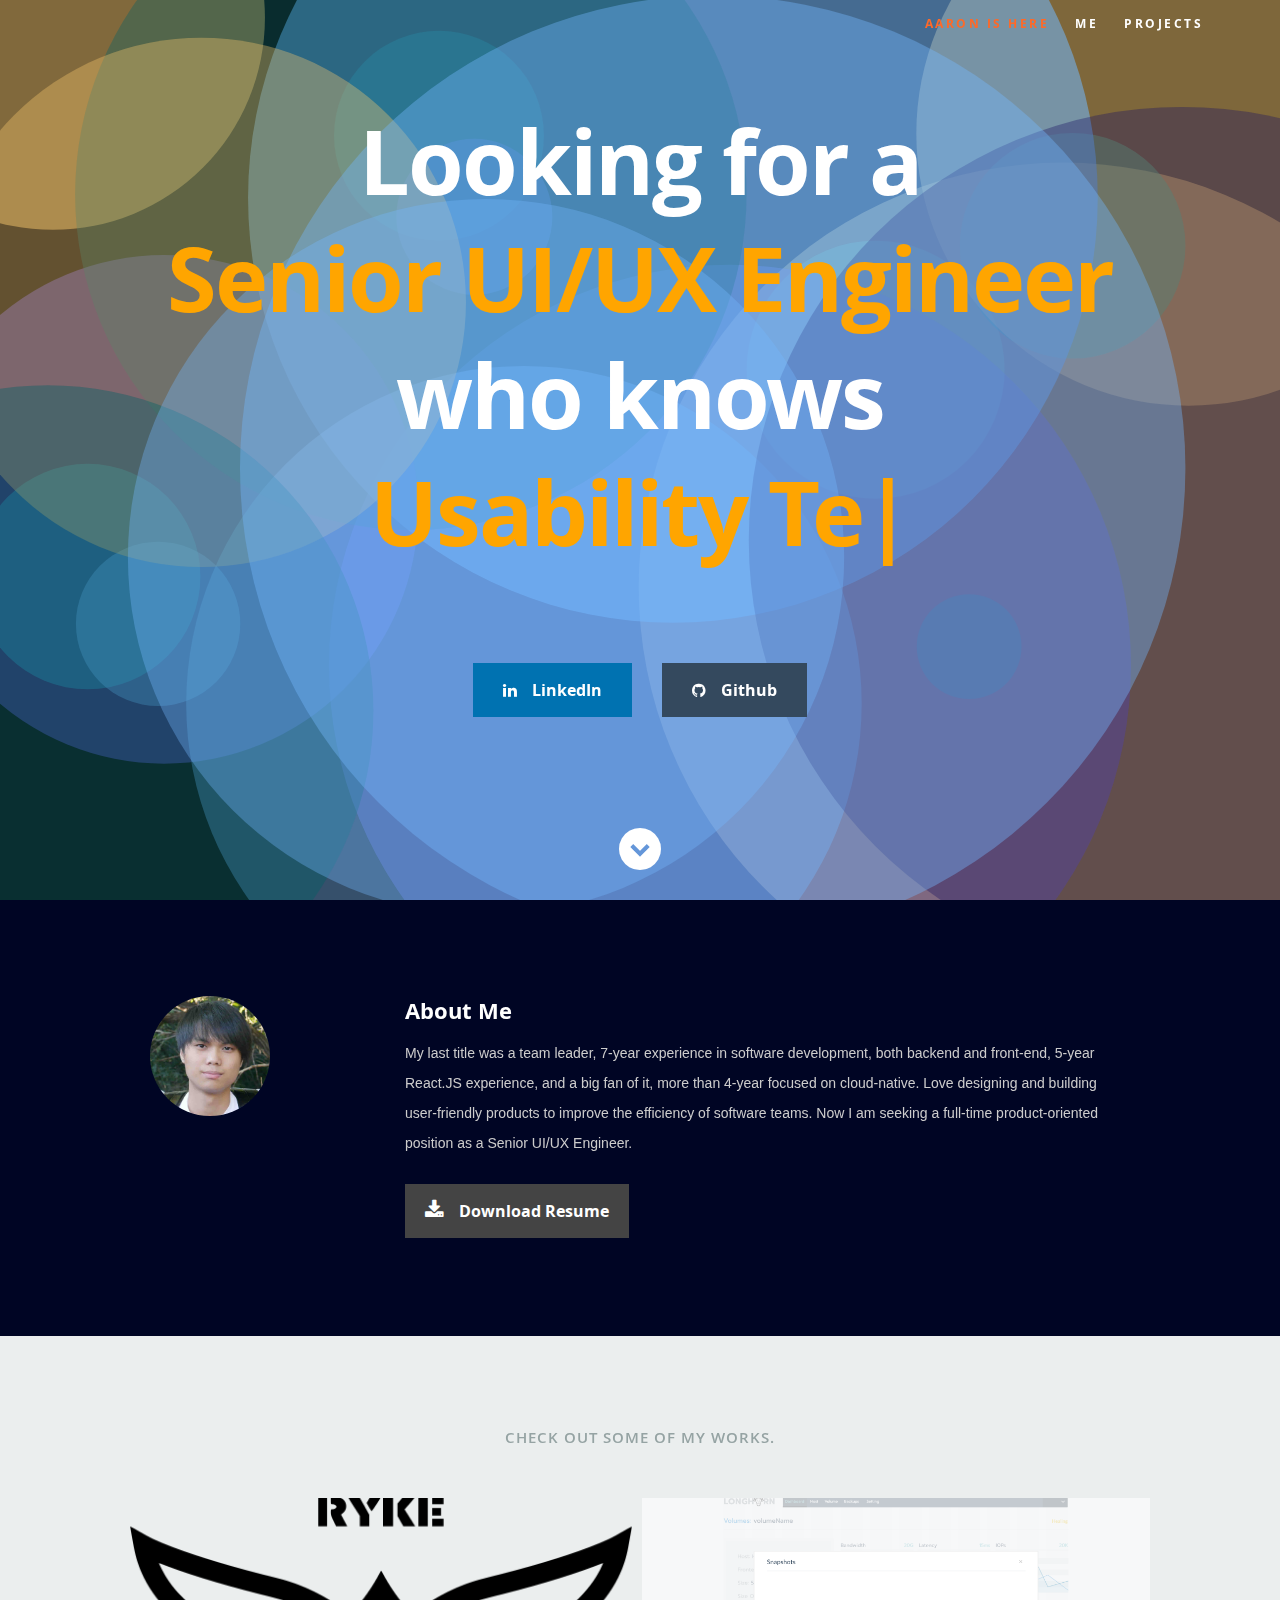
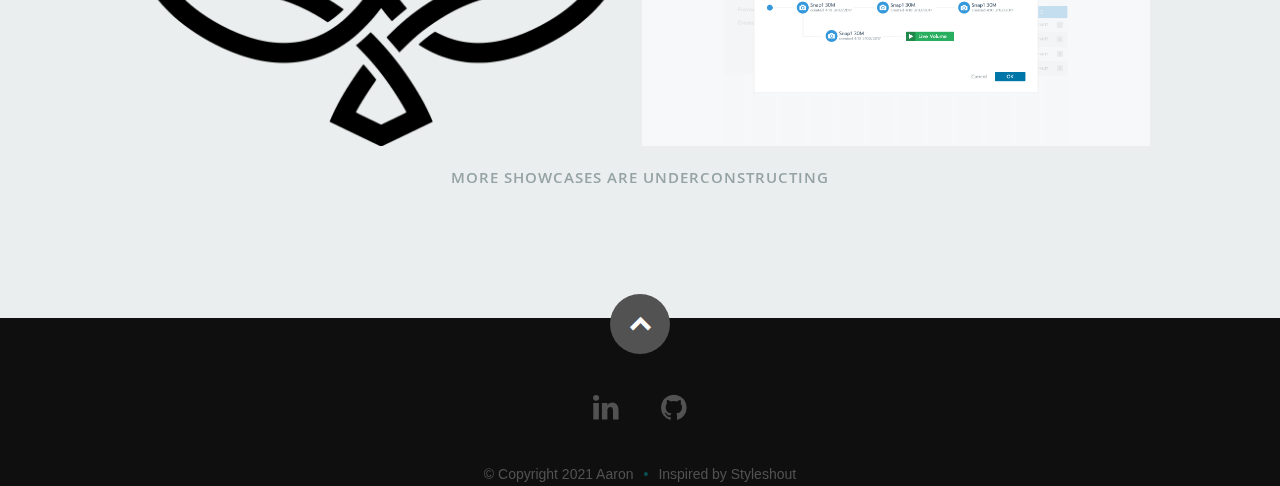
<file: index.html>
<!doctype html><html lang="en"><head><meta charset="utf-8"><meta name="viewport" content="width=device-width,initial-scale=1,shrink-to-fit=no"><meta name="theme-color" content="#000000"><link rel="manifest" href="./manifest.json"><link rel="shortcut icon" href="./favicon.ico"><link rel="stylesheet" href="./css/default.css"><link rel="stylesheet" href="./css/layout.css"><link rel="stylesheet" href="./css/media-queries.css"><link rel="stylesheet" href="./css/magnific-popup.css"><title>Aaron Wng</title><link href="./static/css/4.9b969cc5.chunk.css" rel="stylesheet"><link href="./static/css/main.457322d1.chunk.css" rel="stylesheet"></head><body><noscript>You need to enable JavaScript to run this app.</noscript><div id="root"></div><script src="https://ajax.googleapis.com/ajax/libs/jquery/1.10.2/jquery.min.js"></script><script>window.jQuery||document.write('<script src="js/jquery-1.10.2.min.js"><\/script>')</script><script type="text/javascript" src="js/jquery-migrate-1.2.1.min.js"></script><script src="js/jquery.flexslider.js"></script><script src="js/waypoints.js"></script><script src="js/jquery.fittext.js"></script><script src="js/magnific-popup.js"></script><script src="js/init.js"></script><script>!function(e){function r(r){for(var n,a,i=r[0],c=r[1],l=r[2],p=0,s=[];p<i.length;p++)a=i[p],Object.prototype.hasOwnProperty.call(o,a)&&o[a]&&s.push(o[a][0]),o[a]=0;for(n in c)Object.prototype.hasOwnProperty.call(c,n)&&(e[n]=c[n]);for(f&&f(r);s.length;)s.shift()();return u.push.apply(u,l||[]),t()}function t(){for(var e,r=0;r<u.length;r++){for(var t=u[r],n=!0,i=1;i<t.length;i++){var c=t[i];0!==o[c]&&(n=!1)}n&&(u.splice(r--,1),e=a(a.s=t[0]))}return e}var n={},o={3:0},u=[];function a(r){if(n[r])return n[r].exports;var t=n[r]={i:r,l:!1,exports:{}};return e[r].call(t.exports,t,t.exports,a),t.l=!0,t.exports}a.e=function(e){var r=[],t=o[e];if(0!==t)if(t)r.push(t[2]);else{var n=new Promise((function(r,n){t=o[e]=[r,n]}));r.push(t[2]=n);var u,i=document.createElement("script");i.charset="utf-8",i.timeout=120,a.nc&&i.setAttribute("nonce",a.nc),i.src=function(e){return a.p+"static/js/"+({1:"proGallery_videoItem",2:"proGallery_videoScrollHelper"}[e]||e)+"."+{1:"9d6bc36f",2:"1241f0f9",5:"aeac252b",6:"41a5099f",7:"2f1af8bd",8:"0d319888"}[e]+".chunk.js"}(e);var c=new Error;u=function(r){i.onerror=i.onload=null,clearTimeout(l);var t=o[e];if(0!==t){if(t){var n=r&&("load"===r.type?"missing":r.type),u=r&&r.target&&r.target.src;c.message="Loading chunk "+e+" failed.\n("+n+": "+u+")",c.name="ChunkLoadError",c.type=n,c.request=u,t[1](c)}o[e]=void 0}};var l=setTimeout((function(){u({type:"timeout",target:i})}),12e4);i.onerror=i.onload=u,document.head.appendChild(i)}return Promise.all(r)},a.m=e,a.c=n,a.d=function(e,r,t){a.o(e,r)||Object.defineProperty(e,r,{enumerable:!0,get:t})},a.r=function(e){"undefined"!=typeof Symbol&&Symbol.toStringTag&&Object.defineProperty(e,Symbol.toStringTag,{value:"Module"}),Object.defineProperty(e,"__esModule",{value:!0})},a.t=function(e,r){if(1&r&&(e=a(e)),8&r)return e;if(4&r&&"object"==typeof e&&e&&e.__esModule)return e;var t=Object.create(null);if(a.r(t),Object.defineProperty(t,"default",{enumerable:!0,value:e}),2&r&&"string"!=typeof e)for(var n in e)a.d(t,n,function(r){return e[r]}.bind(null,n));return t},a.n=function(e){var r=e&&e.__esModule?function(){return e.default}:function(){return e};return a.d(r,"a",r),r},a.o=function(e,r){return Object.prototype.hasOwnProperty.call(e,r)},a.p="./",a.oe=function(e){throw console.error(e),e};var i=this.webpackJsonpreactniceresume=this.webpackJsonpreactniceresume||[],c=i.push.bind(i);i.push=r,i=i.slice();for(var l=0;l<i.length;l++)r(i[l]);var f=c;t()}([])</script><script src="./static/js/4.a338f32b.chunk.js"></script><script src="./static/js/main.1f30fc81.chunk.js"></script></body></html>
</file>
<file: css/default.css>
/*
=====================================================================
*   Ceevee v1.0 Default Stylesheet
*   url: styleshout.com
*   03-17-2014
=====================================================================

TOC:
a. Webfonts and Icon fonts
b. Reset
c. Default Styles
   1. Basic
   2. Typography
   3. Links
   4. Images
   5. Buttons
   6. Forms
d. Grid
e. Others
   1. Clearing
   2. Misc

=====================================================================  */

/* ------------------------------------------------------------------ */
/* a. Webfonts and Icon fonts
 ------------------------------------------------------------------ */

@import url("fonts.css");
@import url("fontello/css/fontello.css");
@import url("font-awesome/css/font-awesome.min.css");

/* ------------------------------------------------------------------
/* b. Reset
      Adapted from:
      Normalize.css - https://github.com/necolas/normalize.css/
      HTML5 Doctor Reset - html5doctor.com/html-5-reset-stylesheet/
/* ------------------------------------------------------------------ */

html, body, div, span, object, iframe,
h1, h2, h3, h4, h5, h6, p, blockquote, pre,
abbr, address, cite, code,
del, dfn, em, img, ins, kbd, q, samp,
small, strong, sub, sup, var,
b, i,
dl, dt, dd, ol, ul, li,
fieldset, form, label, legend,
table, caption, tbody, tfoot, thead, tr, th, td,
article, aside, canvas, details, figcaption, figure,
footer, header, hgroup, menu, nav, section, summary,
time, mark, audio, video {
   margin: 0;
   padding: 0;
   border: 0;
   outline: 0;
   font-size: 100%;
   vertical-align: baseline;
   background: transparent;
}

article,aside,details,figcaption,figure,
footer,header,hgroup,menu,nav,section {
   display: block;
}

audio,
canvas,
video {
   display: inline-block;
}

audio:not([controls]) {
   display: none;
   height: 0;
}

[hidden] { display: none; }

code, kbd, pre, samp {
   font-family: monospace, serif;
   font-size: 1em;
}

pre {
   white-space: pre;
   white-space: pre-wrap;
   word-wrap: break-word;
}

blockquote, q { quotes: &#8220 &#8220; }

blockquote:before, blockquote:after,
q:before, q:after {
   content: '';
   content: none;
}

ins {
   background-color: #ff9;
   color: #000;
   text-decoration: none;
}

mark {
   background-color: #A7F4F6;
   color: #555;
}

del { text-decoration: line-through; }

abbr[title], dfn[title] {
   border-bottom: 1px dotted;
   cursor: help;
}

table {
   border-collapse: collapse;
   border-spacing: 0;
}


/* ------------------------------------------------------------------ */
/* c. Default and Basic Styles
      Adapted from:
      Skeleton CSS Framework - http://www.getskeleton.com/
      Typeplate Typographic Starter Kit - http://typeplate.com/
/* ------------------------------------------------------------------ */

/*  1. Basic  ------------------------------------------------------- */

*,
*:before,
*:after {
   -moz-box-sizing: border-box;
   -webkit-box-sizing: border-box;
   box-sizing: border-box;
}

html {
   font-size: 62.5%;
   -webkit-font-smoothing: antialiased;
}

body {
   background: #fff;
   font-family: 'opensans-regular', sans-serif;
   font-weight: normal;
   font-size: 15px;
   line-height: 30px;
	color: #838C95;

   -webkit-font-smoothing: antialiased; /* Fix for webkit rendering */
	-webkit-text-size-adjust: 100%;
}

/*  2. Typography
       Vertical rhythm with leading derived from 6
--------------------------------------------------------------------- */

h1, h2, h3, h4, h5, h6 {
   color: #313131;
	font-family: 'opensans-bold', sans-serif;
   font-weight: normal;
}
h1 a, h2 a, h3 a, h4 a, h5 a, h6 a { font-weight: inherit; }
h1 { font-size: 38px; line-height: 42px; margin-bottom: 12px; letter-spacing: -1px; }
h2 { font-size: 28px; line-height: 36px; margin-bottom: 6px; }
h3 { font-size: 22px; line-height: 30px; margin-bottom: 12px; }
h4 { font-size: 20px; line-height: 30px; margin-bottom: 6px; }
h5 { font-size: 18px; line-height: 30px; }
h6 { font-size: 14px; line-height: 30px; }
.subheader { }

p { margin: 0 0 30px 0; }
p img { margin: 0; }
p.lead {
   font: 19px/36px 'opensans-light', sans-serif;
   margin-bottom: 18px;
}

/* for 'em' and 'strong' tags, font-size and line-height should be same with
the body tag due to rendering problems in some browsers */
em { font: 15px/30px 'opensans-italic', sans-serif; }
strong, b { font: 15px/30px 'opensans-bold', sans-serif; }
small { font-size: 11px; line-height: inherit; }

/*	Blockquotes */
blockquote {
   margin: 30px 0px;
   padding-left: 40px;
   position: relative;
}
blockquote:before {
   content: "\201C";
   opacity: 0.45;
   font-size: 80px;
   line-height: 0px;
   margin: 0;
   font-family: arial, sans-serif;

   position: absolute;
   top:  30px;
	left: 0;
}
blockquote p {
   font-family: 'librebaskerville-italic', serif;
   padding: 0;
   font-size: 18px;
   line-height: 36px;
}
blockquote cite {
   display: block;
   font-size: 12px;
   font-style: normal;
   line-height: 18px;
}
blockquote cite:before { content: "\2014 \0020"; }
blockquote cite a,
blockquote cite a:visited { color: #8B9798; border: none }

/* ---------------------------------------------------------------------
/*  Pull Quotes Markup
/*
    <aside class="pull-quote">
		<blockquote>
			<p></p>
		</blockquote>
	 </aside>
/*
/* --------------------------------------------------------------------- */
.pull-quote {
   position: relative;
	padding: 18px 30px 18px 0px;
}
.pull-quote:before,
.pull-quote:after {
	height: 1em;
	opacity: 0.45;
	position: absolute;
	font-size: 80px;
   font-family: Arial, Sans-Serif;
}
.pull-quote:before {
	content: "\201C";
	top:  33px;
	left: 0;
}
.pull-quote:after {
	content: '\201D';
	bottom: -33px;
	right: 0;
}
.pull-quote blockquote {
   margin: 0;
}
.pull-quote blockquote:before {
   content: none;
}

/* Abbreviations */
abbr {
   font-family: 'opensans-bold', sans-serif;
	font-variant: small-caps;
	text-transform: lowercase;
   letter-spacing: .5px;
	color: gray;
}
abbr:hover { cursor: help; }

/* drop cap */
.drop-cap:first-letter {
	float: left;
	margin: 0;
	padding: 14px 6px 0 0;
	font-size: 84px;
	font-family: /* Copperplate */ 'opensans-bold', sans-serif;
   line-height: 60px;
	text-indent: 0;
	background: transparent;
	color: inherit;
}

hr { border: solid #E3E3E3; border-width: 1px 0 0; clear: both; margin: 11px 0 30px; height: 0; }


/*  3. Links  ------------------------------------------------------- */

a, a:visited {
   text-decoration: none;
   outline: 0;
   color: #11ABB0;

   -webkit-transition: color .3s ease-in-out;
   -moz-transition: color .3s ease-in-out;
   -o-transition: color .3s ease-in-out;
   transition: color .3s ease-in-out;
}
a:hover, a:focus { color: #313131; }
p a, p a:visited { line-height: inherit; }


/*  4. List  --------------------------------------------------------- */

ul, ol { margin-bottom: 24px; margin-top: 12px; }
ul { list-style: none outside; }
ol { list-style: decimal; }
ol, ul.square, ul.circle, ul.disc { margin-left: 30px; }
ul.square { list-style: square outside; }
ul.circle { list-style: circle outside; }
ul.disc { list-style: disc outside; }
ul ul, ul ol,
ol ol, ol ul { margin: 6px 0 6px 30px; }
ul ul li, ul ol li,
ol ol li, ol ul li { margin-bottom: 6px; }
li { line-height: 18px; margin-bottom: 12px; }
ul.large li { }
li p { }

/* ---------------------------------------------------------------------
/*  Stats Tab Markup

    <ul class="stats-tabs">
		<li><a href="#">[value]<b>[name]</b></a></li>
	 </ul>

    Extend this object into your markup.
/*
/* --------------------------------------------------------------------- */
.stats-tabs {
   padding: 0;
   margin: 24px 0;
}
.stats-tabs li {
	display: inline-block;
	margin: 0 10px 18px 0;
	padding: 0 10px 0 0;
	border-right: 1px solid #ccc;
}
.stats-tabs li:last-child {
	margin: 0;
	padding: 0;
	border: none;
}
.stats-tabs li a {
	display: inline-block;
	font-size: 22px;
	font-family: 'opensans-bold', sans-serif;
   border: none;
   color: #313131;
}
.stats-tabs li a:hover {
   color:#11ABB0;
}
.stats-tabs li a b {
	display: block;
	margin: 6px 0 0 0;
	font-size: 13px;
	font-family: 'opensans-regular', sans-serif;
   color: #8B9798;
}

/* definition list */
dl { margin: 12px 0; }
dt { margin: 0; color:#11ABB0; }
dd { margin: 0 0 0 20px; }

/* Lining Definition Style Markup */
.lining dt,
.lining dd {
	display: inline;
	margin: 0;
}
.lining dt + dt:before,
.lining dd + dt:before {
	content: "\A";
	white-space: pre;
}
.lining dd + dd:before {
	content: ", ";
}
.lining dd:before {
	content: ": ";
	margin-left: -0.2em;
}

/* Dictionary Definition Style Markup */
.dictionary-style dt {
	display: inline;
	counter-reset: definitions;
}
.dictionary-style dt + dt:before {
	content: ", ";
	margin-left: -0.2em;
}
.dictionary-style dd {
	display: block;
	counter-increment: definitions;
}
.dictionary-style dd:before {
	content: counter(definitions, decimal) ". ";
}

/* Pagination */
.pagination {
   margin: 36px auto;
   text-align: center;
}
.pagination ul li {
   display: inline-block;
   margin: 0;
   padding: 0;
}
.pagination .page-numbers {
   font: 15px/18px 'opensans-bold', sans-serif;
   display: inline-block;
   padding: 6px 10px;
   margin-right: 3px;
   margin-bottom: 6px;
	color: #6E757C;
	background-color: #E6E8EB;

	-webkit-transition: all 200ms ease-in-out;
	-moz-transition: all 200ms ease-in-out;
	-o-transition: all 200ms ease-in-out;
	-ms-transition: all 200ms ease-in-out;
	transition: all 200ms ease-in-out;

   -moz-border-radius: 0px;
   -webkit-border-radius: 0px;
   -khtml-border-radius: 0px;
	border-radius: 0px;
}
.pagination .page-numbers:hover {
   background: #838A91;
   color: #fff;
}
.pagination .current,
.pagination .current:hover {
   background-color: #11ABB0;
   color: #fff;
}
.pagination .inactive,
.pagination .inactive:hover {
   background-color: #E6E8EB;
	color: #A9ADB2;
}
.pagination .prev, .pagination .next {}

/*  5. Images  --------------------------------------------------------- */

img {
   max-width: 100%;
   height: auto;
}
img.pull-right { margin: 12px 0px 0px 18px; }
img.pull-left { margin: 12px 18px 0px 0px; }

/*  6. Buttons  --------------------------------------------------------- */

.button,
.button:visited,
button,
input[type="submit"],
input[type="reset"],
input[type="button"] {
   font: 16px/30px 'opensans-bold', sans-serif;
   background: #11ABB0;
   display: inline-block;
	text-decoration: none;
   letter-spacing: 0;
   color: #fff;
	padding: 12px 20px;
	margin-bottom: 18px;
   border: none;
   cursor: pointer;
   height: auto;

   -webkit-transition: all .2s ease-in-out;
	-moz-transition: all .2s ease-in-out;
	-o-transition: all .2s ease-in-out;
	-ms-transition: all .2s ease-in-out;
	transition: all .2s ease-in-out;

   -moz-border-radius: 0px;
   -webkit-border-radius: 0px;
   -khtml-border-radius: 0px;
   border-radius: 0px;
}

.button:hover,
button:hover,
input[type="submit"]:hover,
input[type="reset"]:hover,
input[type="button"]:hover {
   background: #3d4145;
   color: #fff;
}

.button:active,
button:active,
input[type="submit"]:active,
input[type="reset"]:active,
input[type="button"]:active {
   background: #3d4145;
   color: #fff;
}

.button.full-width,
button.full-width,
input[type="submit"].full-width,
input[type="reset"].full-width,
input[type="button"].full-width {
	width: 100%;
	padding-left: 0 !important;
	padding-right: 0 !important;
	text-align: center;
}

/* Fix for odd Mozilla border & padding issues */
button::-moz-focus-inner,
input::-moz-focus-inner {
    border: 0;
    padding: 0;
}


/*  7. Forms  --------------------------------------------------------- */

form { margin-bottom: 24px; }
fieldset { margin-bottom: 24px; }

input[type="text"],
input[type="password"],
input[type="email"],
textarea,
select {
   display: block;
   padding: 18px 15px;
   margin: 0 0 24px 0;
   border: 0;
   outline: none;
   vertical-align: middle;
   min-width: 225px;
	max-width: 100%;
   font-size: 15px;
   line-height: 24px;
	color: #647373;
	background: #D3D9D9;

}

/* select { padding: 0;
   width: 220px;
   } */

input[type="text"]:focus,
input[type="password"]:focus,
input[type="email"]:focus,
textarea:focus {
   color: #B3B7BC;
	background-color: #3d4145;
}

textarea { min-height: 220px; }

label,
legend {
   font: 16px/24px 'opensans-bold', sans-serif;
	margin: 12px 0;
   color: #3d4145;
   display: block;
}
label span,
legend span {
	color: #8B9798;
   font: 14px/24px 'opensans-regular', sans-serif;
}

input[type="checkbox"],
input[type="radio"] {
    font-size: 15px;
    color: #737373;
}

input[type="checkbox"] { display: inline; }

/* ------------------------------------------------------------------ */
/* d. Grid
---------------------------------------------------------------------
   gutter = 40px.
/* ------------------------------------------------------------------ */

/* default
--------------------------------------------------------------- */
.row {
   width: 96%;
   max-width: 1020px;
   margin: 0 auto;
}
/* fixed width for IE8 */
.ie .row { width: 1000px ; }

.narrow .row { max-width: 980px; }

.row .row { width: auto; max-width: none; margin: 0 -20px; }

/* row clearing */
.row:before,
.row:after {
    content: " ";
    display: table;
}
.row:after {
    clear: both;
}

.column, .columns {
   position: relative;
   padding: 0 20px;
   min-height: 1px;
   float: left;
}
.column.centered, .columns.centered  {
    float: none;
    margin: 0 auto;
}

/* removed gutters */
.row.collapsed > .column,
.row.collapsed > .columns,
.column.collapsed, .columns.collapsed  { padding: 0; }

[class*="column"] + [class*="column"]:last-child { float: right; }
[class*="column"] + [class*="column"].end { float: right; }

/* column widths */
.row .one         { width: 8.33333%; }
.row .two         { width: 16.66667%; }
.row .three       { width: 25%; }
.row .four        { width: 33.33333%; }
.row .five        { width: 41.66667%; }
.row .six         { width: 50%; }
.row .seven       { width: 58.33333%; }
.row .eight       { width: 66.66667%; }
.row .nine        { width: 75%; }
.row .ten         { width: 83.33333%; }
.row .eleven      { width: 91.66667%; }
.row .twelve      { width: 100%; }

/* Offsets */
.row .offset-1    { margin-left: 8.33333%; }
.row .offset-2    { margin-left: 16.66667%; }
.row .offset-3    { margin-left: 25%; }
.row .offset-4    { margin-left: 33.33333%; }
.row .offset-5    { margin-left: 41.66667%; }
.row .offset-6    { margin-left: 50%; }
.row .offset-7    { margin-left: 58.33333%; }
.row .offset-8    { margin-left: 66.66667%; }
.row .offset-9    { margin-left: 75%; }
.row .offset-10   { margin-left: 83.33333%; }
.row .offset-11   { margin-left: 91.66667%; }

/* Push/Pull */
.row .push-1      { left: 8.33333%; }
.row .pull-1      { right: 8.33333%; }
.row .push-2      { left: 16.66667%; 	}
.row .pull-2      { right: 16.66667%; }
.row .push-3      { left: 25%; }
.row .pull-3      { right: 25%;	}
.row .push-4      { left: 33.33333%; }
.row .pull-4      { right: 33.33333%; }
.row .push-5      { left: 41.66667%; }
.row .pull-5      { right: 41.66667%; }
.row .push-6      { left: 50%; }
.row .pull-6      { right: 50%; }
.row .push-7      { left: 58.33333%; }
.row .pull-7      { right: 58.33333%; }
.row .push-8      { left: 66.66667%; 	}
.row .pull-8      { right: 66.66667%; }
.row .push-9      { left: 75%; }
.row .pull-9      { right: 75%; }
.row .push-10     { left: 83.33333%; }
.row .pull-10     { right: 83.33333%; }
.row .push-11     { left: 91.66667%; }
.row .pull-11     { right: 91.66667%; }

/* block grids
--------------------------------------------------------------------- */
.bgrid-sixths [class*="column"]   { width: 16.66667%; }
.bgrid-quarters [class*="column"] { width: 25%; }
.bgrid-thirds [class*="column"]   { width: 33.33333%; }
.bgrid-halves [class*="column"]   { width: 50%; }

[class*="bgrid"] [class*="column"] + [class*="column"]:last-child { float: left; }

/* Left clearing for block grid columns - columns that changes width in
different screen sizes. Allows columns with different heights to align
properly.
--------------------------------------------------------------------- */
.first { clear: left; }   /* first column in default screen */
.s-first { clear: none; } /* first column in smaller screens */

/* smaller screens
--------------------------------------------------------------- */
@media only screen and (max-width: 900px) {

   /* block grids on small screens */
   .s-bgrid-sixths [class*="column"]   { width: 16.66667%; }
   .s-bgrid-quarters [class*="column"] { width: 25%; }
   .s-bgrid-thirds [class*="column"]   { width: 33.33333%; }
   .s-bgrid-halves [class*="column"]   { width: 50%; }

   /* block grids left clearing */
   .first { clear: none; }
   .s-first { clear: left; }

}

/* mobile wide/smaller tablets
--------------------------------------------------------------- */
@media only screen and (max-width: 767px) {

   .row {
	   width: 460px;
	   margin: 0 auto;
      padding: 0;
	}
   .column, .columns {
	   width: auto !important;
	   float: none;
	   margin-left: 0;
	   margin-right: 0;
      padding: 0 30px;
   }
   .row .row { width: auto; max-width: none; margin: 0 -30px; }

   [class*="column"] + [class*="column"]:last-child { float: none; }
   [class*="bgrid"] [class*="column"] + [class*="column"]:last-child { float: none; }

   /* Offsets */
   .row .offset-1    { margin-left: 0%; }
   .row .offset-2    { margin-left: 0%; }
   .row .offset-3    { margin-left: 0%; }
   .row .offset-4    { margin-left: 0%; }
   .row .offset-5    { margin-left: 0%; }
   .row .offset-6    { margin-left: 0%; }
   .row .offset-7    { margin-left: 0%; }
   .row .offset-8    { margin-left: 0%; }
   .row .offset-9    { margin-left: 0%; }
   .row .offset-10   { margin-left: 0%; }
   .row .offset-11   { margin-left: 0%; }
}

/* mobile narrow
--------------------------------------------------------------- */
@media only screen and (max-width: 460px) {

   .row { width: auto; }

}

/* larger screens
--------------------------------------------------------------- */
@media screen and (min-width: 1200px) {

   .wide .row { max-width: 1180px; }

}

/* ------------------------------------------------------------------ */
/* e. Others
/* ------------------------------------------------------------------ */

/*  1. Clearing
    (http://nicolasgallagher.com/micro-clearfix-hack/
--------------------------------------------------------------------- */

.cf:before,
.cf:after {
    content: " ";
    display: table;
}
.cf:after {
    clear: both;
}

/*  2. Misc -------------------------------------------------------- */

.remove-bottom { margin-bottom: 0 !important; }
.half-bottom { margin-bottom: 12px !important; }
.add-bottom { margin-bottom: 24px !important; }
.no-border { border: none; }

.text-center  { text-align: center !important; }
.text-left    { text-align: left !important; }
.text-right   { text-align: right !important; }
.pull-left    { float: left !important; }
.pull-right   { float: right !important; }
.align-center {
	margin-left: auto !important;
	margin-right: auto !important;
	text-align: center !important;
}
</file>
<file: css/layout.css>
/*
=====================================================================
*   Ceevee v1.0 Layout Stylesheet
*   url: styleshout.com
*   03-18-2014
=====================================================================

   TOC:
   a. General Styles
   b. Header Styles
   c. About Section
   d. Resume Section
   e. Portfolio Section
   f. Call To Action Section
   g. Testimonials Section
   h. Contact Section
   i. Footer

===================================================================== */

/* ------------------------------------------------------------------ */
/* a. General Styles
/* ------------------------------------------------------------------ */

body { background-color: #0f0f0f !important; }

/* ------------------------------------------------------------------ */
/* b. Header Styles
/* ------------------------------------------------------------------ */

header {
   position: relative;
   height: 800px;
   min-height: 500px;
   width: 100%;
   
   text-align: center;
   overflow: hidden;
}

/* vertically center banner section */
header:before {
   content: '';
   display: inline-block;
   vertical-align: middle;
   height: 100%;
}
header .banner {
   display: inline-block;
   vertical-align: middle;
   margin: 0 auto;
   width: 90%;
   padding-bottom: 30px;
   text-align: center;
}

header .banner-text { width: 100%; }
header .banner-text h1 {
   font: 90px/1.1em 'opensans-bold', sans-serif;
   color: #fff;
   letter-spacing: -2px;
   margin: 0 auto 18px auto;
}
header .banner-text h3 {
   font: 18px/1.9em 'librebaskerville-regular', serif;
   color: #ddd;
   margin: 0 auto;
   width: 70%;
}
header .banner-text h3 span,
header .banner-text h3 a {
   color: #fff;
}
header .banner-text hr {
   width: 60%;
   margin: 18px auto 24px auto;
   border-color: #2F2D2E;
   border-color: rgba(150, 150, 150, .1);
}

/* header social links */
header .social {
   margin: 24px 0;
   padding: 0;
   font-size: 30px;
}
header .social li {
   display: inline-block;
   margin: 0 15px;
   padding: 0;
}
header .social li a { color: #fff; }
header .social li a:hover { color: #0762f9; }

/* scrolldown link */
header .scrolldown a {
   position: absolute;
   bottom: 30px;
   left: 50%;
   margin-left: -29px;
   color: #fff;
   display: block;
   height: 42px;
   width: 42px;
   font-size: 42px;
   line-height: 42px;
   color: #fff;
   border-radius: 100%;

   -webkit-transition: all .3s ease-in-out;
   -moz-transition: all .3s ease-in-out;
   -o-transition: all .3s ease-in-out;
   transition: all .3s ease-in-out;
}
header .scrolldown a:hover { color: #0762f9; }

/* primary navigation
--------------------------------------------------------------------- */
#nav-wrap ul, #nav-wrap li, #nav-wrap a {
	 margin: 0;
	 padding: 0;
	 border: none;
	 outline: none;
}

/* nav-wrap */
#nav-wrap {
   font: 12px 'opensans-bold', sans-serif;
   width: 100%;
   text-transform: uppercase;
   letter-spacing: 2.5px;
   margin: 0 auto;
   z-index: 100;
   position: fixed;
   left: 0;
   top: 0;
}
.opaque { background-color: #0067B3; opacity: .9; }

/* hide toggle button */
#nav-wrap > a.mobile-btn { display: none; }

ul#nav {
   min-height: 48px;
   width: auto;

   /* center align the menu */
   text-align: center;
}
ul#nav li {
   position: relative;
   list-style: none;
   height: 48px;
   display: inline-block;
}

/* Links */
ul#nav li a {

/* 8px padding top + 8px padding bottom + 32px line-height = 48px */

   display: inline-block;
   padding: 8px 13px;
   line-height: 32px;
	text-decoration: none;
   text-align: left;
   color: #fff;

	-webkit-transition: color .2s ease-in-out;
	-moz-transition: color .2s ease-in-out;
	-o-transition: color .2s ease-in-out;
	-ms-transition: color .2s ease-in-out;
	transition: color .2s ease-in-out;
}

ul#nav li a:active { background-color: transparent !important; }
ul#nav li.current a { color: #fe6928; }


/* ------------------------------------------------------------------ */
/* c. About Section
/* ------------------------------------------------------------------ */

#about {
   background: #000524;
   padding-top: 96px;
   padding-bottom: 66px;
   overflow: hidden;
}

#about a, #about a:visited  { color: #fff; }
#about a:hover, #about a:focus { color: #0762f9; }

#about h2 {
   font: 22px/30px 'opensans-bold', sans-serif;
   color: #fff;
   margin-bottom: 12px;
}
#about p {
   line-height: 30px;
   color: #ccc;
}
#about .profile-pic {
   position: relative;
   width: 120px;
   height: 120px;
   border-radius: 100%;
   overflow: hidden;
}
#about .contact-details { width: 41.66667%; }
#about .download {
   width: 58.33333%;
   padding-top: 6px;
}
#about .main-col { padding-right: 5%; }
#about .download .button {
   margin-top: 6px;
   background: #444;
}
#about .download .button:hover {
   background: #fff;
   color: #2B2B2B;
}
#about .download .button i {
   margin-right: 15px;
   font-size: 20px;
}


/* ------------------------------------------------------------------ */
/* d. Resume Section
/* ------------------------------------------------------------------ */

#resume {
   background: #fff;
   padding-top: 20px;
   /* padding-bottom: 72px; */
   overflow: hidden;
}

#resume a, #resume a:visited  { color: #0762f9; }
#resume a:hover, #resume a:focus { color: #313131; }

#resume h1 {
   font: 18px/24px 'opensans-bold', sans-serif;
   text-transform: uppercase;
   letter-spacing: 1px;
}
#resume h1 span {
   border-bottom: 3px solid #0762f9;
   padding-bottom: 6px;
   line-height: 2;
}
#resume h3 {
   font: 25px/30px 'opensans-bold', sans-serif;
}

#resume .header-col { padding-top: 9px; }
#resume .main-col { padding-right: 10%; }

.education, .work {
   margin-bottom: 48px;
   padding-bottom: 24px;
   border-bottom: 1px solid #E8E8E8;
}
#resume .info {
   font: 16px/24px 'librebaskerville-italic', serif;
   color: #6E7881;
   margin-bottom: 18px;
   margin-top: 9px;
}
#resume .info span {
   margin-right: 5px;
   margin-left: 5px;
}
#resume .date {
   font: 15px/24px 'opensans-regular', sans-serif;
   margin-top: 6px;
}

/*----------------------------------------------*/
/*	Skill Bars
/*----------------------------------------------*/

.bars {
	width: 95%;
	float: left;
	padding: 0;
	text-align: left;
}
.bars .skills {
  	margin-top: 36px;
   list-style: none;
}
.bars li {
   position: relative;
  	margin-bottom: 60px;
  	background: #333;
  	height: 42px;
  	border-radius: 0px;
}
.bars li em {
	font: 15px 'opensans-bold', sans-serif;
   color: #313131;
	text-transform: uppercase;
   letter-spacing: 2px;
	font-weight: normal;
   position: relative;
	top: -36px;
}
.bar-expand {
   position: absolute;
   left: 0;
   top: 0;

   margin: 0;
   padding-right: 24px;
  	background: #313131;
   display: inline-block;
  	height: 42px;
   line-height: 42px;
   border-radius: 0px;
}
/*
.git {
  	-moz-animation: git 2s ease;
  	-webkit-animation: git 2s ease;
}
.illustrator {
  	-moz-animation: illustrator 2s ease;
  	-webkit-animation: illustrator 2s ease;
}
.reactjs {
  	-moz-animation: reactjs 2s ease;
  	-webkit-animation: reactjs 2s ease;
}
.css {
  	-moz-animation: css 2s ease;
  	-webkit-animation: css 2s ease;
}
.html5 {
  	-moz-animation: html5 2s ease;
  	-webkit-animation: html5 2s ease;
}
.vuejs {
  	-moz-animation: vuejs 2s ease;
  	-webkit-animation: vuejs 2s ease;
}
.mongodb {
  	-moz-animation: mongodb 2s ease;
  	-webkit-animation: mongodb 2s ease;
}

@-moz-keyframes git {
  0%   { width: 0px;  }
  100% { width: 60%;  }
}
@-moz-keyframes illustrator {
  0%   { width: 0px;  }
  100% { width: 55%;  }
}
@-moz-keyframes reactjs {
  0%   { width: 0px;  }
  100% { width: 50%;  }
}
@-moz-keyframes css {
  0%   { width: 0px;  }
  100% { width: 90%;  }
}
@-moz-keyframes html5 {
  0%   { width: 0px;  }
  100% { width: 80%;  }
}
@-moz-keyframes vuejs {
  0%   { width: 0px;  }
  100% { width: 50%;  }
}
@-moz-keyframes mongodb {
  0%   { width: 0px;  }
  100% { width: 80%;  }
}

@-webkit-keyframes photoshop {
  0%   { width: 0px;  }
  100% { width: 60%;  }
}
@-webkit-keyframes illustrator {
  0%   { width: 0px;  }
  100% { width: 55%;  }
}
@-webkit-keyframes reactjs {
  0%   { width: 0px;  }
  100% { width: 50%;  }
}
@-webkit-keyframes css {
  0%   { width: 0px;  }
  100% { width: 90%;  }
}
@-webkit-keyframes html5 {
  0%   { width: 0px;  }
  100% { width: 80%;  }
}
@-webkit-keyframes vuejs {
  0%   { width: 0px;  }
  100% { width: 50%;  }
}
@-webkit-keyframes mongodb {
  0%   { width: 0px;  }
  100% { width: 80%;  }
}  */

/* ------------------------------------------------------------------ */
/* e. Portfolio Section
/* ------------------------------------------------------------------ */

#portfolio {
   background: #ebeeee;
   padding-top: 90px;
   padding-bottom: 60px;
}
#portfolio h1 {
   font: 15px/24px 'opensans-semibold', sans-serif;
   text-transform: uppercase;
   letter-spacing: 1px;
   text-align: center;
   margin-bottom: 48px;
   color: #95A3A3;
}

/* Portfolio Content */
#portfolio-wrapper .columns { margin-bottom: 36px; }
.portfolio-item .item-wrap {
   background: #fff;
   overflow: hidden;
   position: relative;

   -webkit-transition: all 0.3s ease-in-out;
	-moz-transition: all 0.3s ease-in-out;
	-o-transition: all 0.3s ease-in-out;
	-ms-transition: all 0.3s ease-in-out;
	transition: all 0.3s ease-in-out;
}
.portfolio-item .item-wrap a {
   display: block;
   cursor: pointer;
}

/* overlay */
.portfolio-item .item-wrap .overlay {
   position: absolute;
   left: 0;
   top: 0;
   width: 100%;
   height: 100%;

	opacity: 0;
	-moz-opacity: 0;
	filter:alpha(opacity=0);

   -webkit-transition: opacity 0.3s ease-in-out;
	-moz-transition: opacity 0.3s ease-in-out;
	-o-transition: opacity 0.3s ease-in-out;
	transition: opacity 0.3s ease-in-out;

   background: url(../images/overlay-bg.png) repeat;
}
.portfolio-item .item-wrap .link-icon {
   display: block;
   color: #fff;
   height: 30px;
   width: 30px;
   font-size: 18px;
   line-height: 30px;
   text-align: center;

   opacity: 0;
	-moz-opacity: 0;
	filter:alpha(opacity=0);

   -webkit-transition: opacity 0.3s ease-in-out;
	-moz-transition: opacity 0.3s ease-in-out;
	-o-transition: opacity 0.3s ease-in-out;
	transition: opacity 0.3s ease-in-out;

   position: absolute;
   top: 50%;
   left: 50%;
   margin-left: -15px;
   margin-top: -15px;
}
.portfolio-item .item-wrap img {
   vertical-align: bottom;
}
.portfolio-item .portfolio-item-meta { padding: 18px }
.portfolio-item .portfolio-item-meta h5 {
   font: 14px/21px 'opensans-bold', sans-serif;
   color: #fff;
}
.portfolio-item .portfolio-item-meta p {
   font: 12px/18px 'opensans-light', sans-serif;
   color: #c6c7c7;
   margin-bottom: 0;
}

/* on hover */
.portfolio-item:hover .overlay {
	opacity: 1;
	-moz-opacity: 1;
	filter:alpha(opacity=100);
}
.portfolio-item:hover .link-icon {
   opacity: 1;
	-moz-opacity: 1;
	filter:alpha(opacity=100);
}

/* popup modal */
.popup-modal {
	max-width: 550px;
	background: #fff;
	position: relative;
	margin: 0 auto;
}
.popup-modal .description-box { padding: 12px 36px 18px 36px; }
.popup-modal .description-box h4 {
   font: 15px/24px 'opensans-bold', sans-serif;
	margin-bottom: 12px;
   color: #111;
}
.popup-modal .description-box p {
	font: 14px/24px 'opensans-regular', sans-serif;
   color: #A1A1A1;
   margin-bottom: 12px;
}
.popup-modal .description-box .categories {
   font: 11px/21px 'opensans-light', sans-serif;
   color: #A1A1A1;
   text-transform: uppercase;
   letter-spacing: 2px;
   display: block;
   text-align: left;
}
.popup-modal .description-box .categories i {
   margin-right: 8px;
}
.popup-modal .link-box {
   padding: 18px 36px;
   background: #111;
   text-align: left;
}
.popup-modal .link-box a {
   color: #fff;
	font: 11px/21px 'opensans-bold', sans-serif;
	text-transform: uppercase;
   letter-spacing: 3px;
   cursor: pointer;
}
.popup-modal a:hover {	color: #00CCCC; }
.popup-modal a.popup-modal-dismiss { margin-left: 24px; }


/* fadein/fadeout effect for modal popup
/* ------------------------------------------------------------------ */

/* content at start */
.mfp-fade.mfp-wrap .mfp-content .popup-modal {
   opacity: 0;
   -webkit-transition: all 200ms ease-in-out;
	-moz-transition: all 200ms ease-in-out;
	-o-transition: all 200ms ease-in-out;
	-ms-transition: all 200ms ease-in-out;
   transition: all 200ms ease-in-out;
}
/* content fadein */
.mfp-fade.mfp-wrap.mfp-ready .mfp-content .popup-modal {
   opacity: 1;
}
/* content fadeout */
.mfp-fade.mfp-wrap.mfp-removing .mfp-content .popup-modal {
   opacity: 0;
}

/* ------------------------------------------------------------------ */
/* f. Call To Action Section
/* ------------------------------------------------------------------ */

#call-to-action {
   background: #212121;
   padding-top: 66px;
   padding-bottom: 48px;
}
#call-to-action h1 {
   font: 18px/24px 'opensans-bold', sans-serif;
   text-transform: uppercase;
   letter-spacing: 3px;
   color: #fff;
}
#call-to-action h1 span { display: none; }
#call-to-action .header-col h1:before {
   font-family: 'FontAwesome';
   content: "\f0ac";
	padding-right: 10px;
	font-size: 72px;
   line-height: 72px;
   text-align: left;
   float: left;
   color: #fff;
}
#call-to-action .action {
   margin-top: 12px;
}
#call-to-action h2 {
   font: 28px/36px 'opensans-bold', sans-serif;
   color: #EBEEEE;
   margin-bottom: 6px;
}
#call-to-action h2 a {
   color: inherit;
}
#call-to-action p {
   color: #636363;
   font-size: 17px;
}
/*#
call-to-action .button {
	color:#fff;
   background: #0D0D0D;
}
*/
#call-to-action .button:hover,
#call-to-action .button:active {
   background: #FFFFFF;
   color: #0D0D0D;
}
#call-to-action p span {
	font-family: 'opensans-semibold', sans-serif;
	color: #D8D8D8;
}

/* ------------------------------------------------------------------
/* g. Testimonials
/* ------------------------------------------------------------------ */

#testimonials {
   background: #1F1F1F url(../images/testimonials-bg.jpg) no-repeat center center;
   background-size: cover !important;
	-webkit-background-size: cover !important;
   background-attachment: fixed;

   position: relative;
   min-height: 200px;
   width: 100%;
   overflow: hidden;
}
#testimonials .text-container {
   padding-top: 96px;
   padding-bottom: 66px;
}
#testimonials h1 {
   font: 18px/24px 'opensans-bold', sans-serif;
   text-transform: uppercase;
   letter-spacing: 3px;
   color: #fff;
}
#testimonials h1 span { display: none; }
#testimonials .header-col { padding-top: 9px; }
#testimonials .header-col h1:before {
   font-family: 'FontAwesome';
   content: "\f10d";
	padding-right: 10px;
	font-size: 72px;
   line-height: 72px;
   text-align: left;
   float: left;
   color: #fff;
}

/*	Blockquotes */
#testimonials blockquote {
   margin: 0 0px 30px 0px;
   padding-left: 0;
   position: relative;
   text-shadow: 0px 1px 3px rgba(0, 0, 0, 1);
}
#testimonials blockquote:before { content: none; }
#testimonials blockquote p {
   font-family: 'librebaskerville-italic', serif;
   padding: 0;
   font-size: 24px;
   line-height: 48px;
   color: #fff
}
#testimonials blockquote cite {
   display: block;
   font-size: 12px;
   font-style: normal;
   line-height: 18px;
   color: #fff;
}
#testimonials blockquote cite:before { content: "\2014 \0020"; }
#testimonials blockquote cite a,
#testimonials blockquote cite a:visited { color: #8B9798; border: none }

/* Flex Slider
/* ------------------------------------------------------------------ */

/* Reset */
.flexslider a:active,
.flexslider a:focus  { outline: none; }
.slides,
.flex-control-nav,
.flex-direction-nav { margin: 0; padding: 0; list-style: none; }
.slides li { margin: 0; padding: 0;}

/* Necessary Styles */
.flexslider {
   position: relative;
   zoom: 1;
   margin: 0;
   padding: 0;
}
.flexslider .slides { zoom: 1; }
.flexslider .slides > li { position: relative; }

/* Hide the slides before the JS is loaded. Avoids image jumping */
.flexslider .slides > li { display: none; -webkit-backface-visibility: hidden; }
/* Suggested container for slide animation setups. Can replace this with your own */
.flex-container { zoom: 1; position: relative; }

/* Clearfix for .slides */
.slides:before,
.slides:after {
   content: " ";
   display: table;
}
.slides:after {
   clear: both;
}

/* No JavaScript Fallback */
/* If you are not using another script, such as Modernizr, make sure you
 * include js that eliminates this class on page load */
.no-js .slides > li:first-child { display: block; }

/* Slider Styles */
.slides { zoom: 1; }
.slides > li {
   /*margin-right: 5px; */
   overflow: hidden;
}

/* Control Nav */
.flex-control-nav {
    width: 100%;
    position: absolute;
    bottom: -20px;
    text-align: left;
}
.flex-control-nav li {
    margin: 0 6px;
    display: inline-block;
    zoom: 1;
    *display: inline;
}
.flex-control-paging li a {
    width: 12px;
    height: 12px;
    display: block;
    background: #ddd;
    background: rgba(255, 255, 255, .3);
    cursor: pointer;
    text-indent: -9999px;
    -webkit-border-radius: 20px;
    -moz-border-radius: 20px;
    -o-border-radius: 20px;
    border-radius: 20px;
    box-shadow: inset 0 0 3px rgba(255, 255, 255, .3);
}
.flex-control-paging li a:hover {
    background: #CCC;
    background: rgba(255, 255, 255, .7);
}
.flex-control-paging li a.flex-active {
    background: #fff;
    background: rgba(255, 255, 255, .9);
    cursor: default;
}

/* ------------------------------------------------------------------ */
/* h. Contact Section
/* ------------------------------------------------------------------ */

#contact {
   background: #191919;
   padding-top: 96px;
   padding-bottom: 102px;
   color: #636363;
}
#contact .section-head { margin-bottom: 42px; }

#contact a, #contact a:visited  { color: #0762f9; }
#contact a:hover, #contact a:focus { color: #fff; }

#contact h1 {
   font: 18px/24px 'opensans-bold', sans-serif;
   text-transform: uppercase;
   letter-spacing: 3px;
   color: #EBEEEE;
   margin-bottom: 6px;
}
#contact h1 span { display: none; }
#contact h1:before {
   font-family: 'FontAwesome';
   content: "\f0e0";
	padding-right: 10px;
	font-size: 72px;
   line-height: 72px;
   text-align: left;
   float: left;
   color: #ebeeee;
}

#contact h4 {
   font: 16px/24px 'opensans-bold', sans-serif;
   color: #EBEEEE;
   margin-bottom: 6px;
}
#contact p.lead {
   font: 18px/36px 'opensans-light', sans-serif;
   padding-right: 3%;
}
#contact .header-col { padding-top: 6px; }


/* contact form */
#contact form { margin-bottom: 30px; }
#contact label {
   font: 15px/24px 'opensans-bold', sans-serif;
   margin: 12px 0;
   color: #EBEEEE;
	display: inline-block;
	float: left;
   width: 26%;
}
#contact input,
#contact textarea,
#contact select {
   padding: 10px 20px;
	color: #eee;
	background: #373233;
	margin-bottom: 42px;
	border: 0;
	outline: none;
   font-size: 15px;
   line-height: 24px;
   width: 65%;
}
#contact input:focus,
#contact textarea:focus,
#contact select:focus {
	color: #fff;
	background-color: #0762f9;
}
#contact button.submit {
	text-transform: uppercase;
	letter-spacing: 3px;
	color:#fff;
   background: #0D0D0D;
	border: none;
   cursor: pointer;
   height: auto;
   display: inline-block;
	border-radius: 0px;
   margin-left: 26%;
}
#contact button.submit:hover {
	color: #0D0D0D;
	background: #fff;
}
#contact span.required {
	color: #0762f9;
	font-size: 13px;
}
#message-warning, #message-success {
   display: none;
	background: #0F0F0F;
	padding: 24px 24px;
	margin-bottom: 36px;
   width: 65%;
   margin-left: 26%;
}
#message-warning { color: #D72828; }
#message-success { color: #0762f9; }

#message-warning i,
#message-success i {
   margin-right: 10px;
}
#image-loader {
   display: none;
   position: relative;
   left: 18px;
   top: 17px;
}


/* Twitter Feed */
#twitter {
   margin-top: 12px;
   padding: 0;
}
#twitter li {
   margin: 6px 0px 12px 0;
   line-height: 30px;
}
#twitter li span {
   display: block;
}
#twitter li b a {
   font: 13px/36px 'opensans-regular', Sans-serif;
   color: #474747 !important;
   border: none;
}


/* ------------------------------------------------------------------ */
/* i. Footer
/* ------------------------------------------------------------------ */

footer {
   padding-top: 48px;
   margin-bottom: 48px;
   color: #303030;
   font-size: 14px;
   text-align: center;
   position: relative;
}

footer a, footer a:visited { color: #525252; }
footer a:hover, footer a:focus { color: #fff; }

/* copyright */
footer .copyright {
    margin: 0;
    padding: 0;
 }
footer .copyright li {
    display: inline-block;
    margin: 0;
    padding: 0;
    line-height: 24px;
}
.ie footer .copyright li {
   display: inline;
}
footer .copyright li:before {
    content: "\2022";
    padding-left: 10px;
    padding-right: 10px;
    color: #095153;
}
footer .copyright  li:first-child:before {
    display: none;
}

/* social links */
footer .social-links {
   margin: 18px 0 30px 0;
   padding: 0;
   font-size: 30px;
}
footer .social-links li {
    display: inline-block;
    margin: 0;
    padding: 0;
    margin-left: 42px;
    color: #F06000;
}

footer .social-links li:first-child { margin-left: 0; }

/* Go To Top Button */
#go-top {
	position: absolute;
	top: -24px;
   left: 50%;
   margin-left: -30px;
}
#go-top a {
	text-decoration: none;
	border: 0 none;
	display: block;
	width: 60px;
	height: 60px;
	background-color: #525252;

	-webkit-transition: all 0.2s ease-in-out;
   -moz-transition: all 0.2s ease-in-out;
   -o-transition: all 0.2s ease-in-out;
   -ms-transition: all 0.2s ease-in-out;
   transition: all 0.2s ease-in-out;

   color: #fff;
   font-size: 21px;
   line-height: 60px;
 	border-radius: 100%;
}
#go-top a:hover { background-color: #0F9095; }


.social .btn:first-child{
   margin-right: 30px;
}
.social .btn{
   padding-left: 30px;
   padding-right: 30px; 
}
.social .btn i{
   margin-right: 15px;
}
.project-btn{
   background-color: #0072b1 !important;
}
.github-btn{
   background-color: #34495e !important;
}
</file>
<file: css/media-queries.css>
/* ==================================================================

*   Ceevee Media Queries
*   url: styleshout.com
*   03-18-2014

/* ================================================================== */


/* screenwidth less than 1024px
--------------------------------------------------------------------- */
@media only screen and (max-width: 1024px) {

    /* header styles
   ------------------------------------------------------------------ */
   header .banner-text h1 {
      font: 80px/1.1em 'opensans-bold', sans-serif;
      letter-spacing: -1px;
      margin: 0 auto 12px auto;
   }

}

/* screenwidth less than 900px
--------------------------------------------------------------------- */
@media only screen and (max-width: 900px) {

    /* header styles
   ------------------------------------------------------------------ */
   header .banner { padding-bottom: 12px; }
   header .banner-text h1 {
      font: 78px/1.1em 'opensans-bold', sans-serif;
      letter-spacing: -1px;      
   }
   header .banner-text h3 {
      font: 17px/1.9em 'librebaskerville-regular', serif;
      width: 80%;
   }
   header .banner-text hr {
      width: 65%;
      margin: 12px auto;
   }
   /* nav-wrap */
   #nav-wrap {
      font: 11px 'opensans-bold', sans-serif;
      letter-spacing: 1.5px;
   }


   /* About Section
   ------------------------------------------------------------------- */
   #about .profile-pic {
      width: 114px;
      height: 114px;
      margin-left: 12px;
   }
   #about .contact-details { width: 50%; }
   #about .download { width: 50%; }

   /* Resume Section
   ------------------------------------------------------------------- */
   #resume h1 { font: 16px/24px 'opensans-bold', sans-serif; }
   #resume .main-col { padding-right: 5%; }   

   /* Testimonials Section
   ------------------------------------------------------------------- */
   #testimonials .header-col h1:before {
      font-size: 66px;
      line-height: 66px;
   }
   #testimonials blockquote p {
      font-size: 22px;
      line-height: 46px;      
   }

    /* Call to Action Section
   ------------------------------------------------------------------- */
   #call-to-action .header-col h1:before {
      font-size: 66px;
      line-height: 66px;
   }

   /* Contact Section
   ------------------------------------------------------------------- */
   #contact .section-head { margin-bottom: 30px; }
   #contact .header-col h1:before {
      font-size: 66px;
      line-height: 66px;
   }
   #contact .section-head p.lead { font: 17px/33px opensans-light, sans-serif; }


}

/* mobile wide/smaller tablets
---------------------------------------------------------------------- */

@media only screen and (max-width: 767px) {

   /* mobile navigation
   -------------------------------------------------------------------- */
   #nav-wrap {
      font: 12px 'opensans-bold', sans-serif;
      background: transparent !important;
      letter-spacing: 1.5px;  
      width: auto;
      position: fixed;
      top: 0;
      right: 0;
   }
   #nav-wrap > a {
	   width: 48px;
		height: 48px;
		text-align: left;
		background-color: #CC5200;
		position: relative;
      border: none;
      float: right;

      font: 0/0 a;
      text-shadow: none;
      color: transparent;

      position: relative;
      top: 0px;
      right: 30px;
   }

	#nav-wrap > a:before,
   #nav-wrap > a:after {
	   position: absolute;
		border: 2px solid #fff;
		top: 35%;
		left: 25%;
		right: 25%;
		content: '';
	}
   #nav-wrap > a:after { top: 60%; }

   /* toggle buttons */
	#nav-wrap:not( :target ) > a:first-of-type,
	#nav-wrap:target > a:last-of-type  {
	   display: block;
	}

   /* hide menu panel */
   #nav-wrap ul#nav {
      height: auto;
		display: none;
      clear: both;
      width: auto; 
      float: right;     

      position: relative;
      top: 12px;
      right: 0;
   }

   /* display menu panels */
	#nav-wrap:target > ul#nav	{
	   display: block;
      padding: 30px 20px 48px 20px;
      background: #1f2024;
      margin: 0 30px;
      clear: both;
   }

   ul#nav li {
      display: block;
      height: auto;      
      margin: 0 auto; 
      padding: 0 4%;           
      text-align: left;
      border-bottom: 1px solid #2D2E34;
      border-bottom-style: dotted; 
   }
  
   ul#nav li a {  
      display: block;    
      margin: 0;
      padding: 0;      
      margin: 12px 0; 
      line-height: 16px; /* reset line-height from 48px */
      border: none;
   }  


   /* Header Styles
   -------------------------------------------------------------------- */
   header .banner {
      padding-bottom: 12px;
      padding-top: 6px;
   }
   header .banner-text h1 { font: 68px/1.1em 'opensans-bold', sans-serif; }
   header .banner-text h3 {
      font: 16px/1.9em 'librebaskerville-regular', serif;
      width: 85%;
   }
   header .banner-text hr {
      width: 80%;
      margin: 18px auto;
   }

   /* header social links */
   header .social {
      margin: 18px 0 24px 0;
      font-size: 24px;
      line-height: 36px;      
   }
   header .social li { margin: 0 10px; }

    /* scrolldown link */
   header .scrolldown { display: none; }


   /* About Section
   -------------------------------------------------------------------- */
   #about .profile-pic { display: none; }
   #about .download .button {
      width: 100%;
      text-align: center;
      padding: 15px 20px;
   }
   #about .main-col { padding-right: 30px; }


   /* Resume Section
   --------------------------------------------------------------------- */
   #resume .header-col {
      padding-top: 0;
      margin-bottom: 48px;
      text-align: center;
   }
   #resume h1 { letter-spacing: 3px; }
   #resume .main-col { padding-right: 30px; }
   #resume h3, #resume .info { text-align: center; }
      
   .bars { width: 100%; }


   /* Call To Action Section
   /* ----------------------------------------------------------------- */
   #call-to-action { text-align: center; }
   #call-to-action h1 {
      font: 16px/24px 'opensans-bold', sans-serif;
      text-align: center;
      margin-bottom: 30px;
      text-shadow: 0px 1px 3px rgba(0, 0, 0, 1);
   }
   #call-to-action h1 span { display: block; }
   #call-to-action .header-col h1:before { content: none; }
   #call-to-action p { font-size: 15px; }


   /* Portfolio Section
   /* ----------------------------------------------------------------- */
   #portfolio-wrapper .columns { margin-bottom: 40px; }
   .popup-modal {	max-width: 85%; }


   /* Testimonials Section
   ----------------------------------------------------------------------- */
   #testimonials .text-container { text-align: center; }
   #testimonials h1 {
      font: 16px/24px 'opensans-bold', sans-serif;
      text-align: center;
      margin-bottom: 30px;
      text-shadow: 0px 1px 3px rgba(0, 0, 0, 1);
   }
   #testimonials h1 span { display: block; }
   #testimonials .header-col h1:before { content: none; }
   #testimonials blockquote { padding-bottom: 24px; }
   #testimonials blockquote p {
      font-size: 20px;
      line-height: 42px;      
   }

   /* Control Nav */
   .flex-control-nav {
      text-align: center;
      margin-left: -30px;
   }


   /* contact Section
   ----------------------------------------------------------------------- */
   #contact { padding-bottom: 66px; }
   #contact .section-head { margin-bottom: 12px; }
   #contact .section-head h1 {
      font: 16px/24px 'opensans-bold', sans-serif;            
      text-align: center;   
      margin-bottom: 30px;
      text-shadow: 0px 1px 3px rgba(0, 0, 0, 1);
   }  
   #contact h1 span { display: block; }
   #contact .header-col { padding-top: 0; }
   #contact .header-col h1:before { content: none;	}
   #contact .section-head p.lead { text-align: center;}

   /* form */
   #contact label {
      float: none;
      width: 100%;
   }
   #contact input,
   #contact textarea,
   #contact select {
     	margin-bottom: 6px;    	
      width: 100%;
   }
   #contact button.submit { margin: 30px 0 24px 0; }
   #message-warning, #message-success {
      width: 100%;
      margin-left: 0;
   }


   /* footer
   ------------------------------------------------------------------------ */
  
   /* copyright */
   footer .copyright li:before { content: none; }
   footer .copyright li { margin-right: 12px; }

   /* social links */
   footer .social-links { font-size: 22px; }
   footer .social-links li { margin-left: 18px; }

   /* Go To Top Button */
   #go-top { margin-left: -22px; }
   #go-top a {
   	width: 54px;
   	height: 54px;
      font-size: 18px;
      line-height: 54px;
   }


}

/* mobile narrow
  -------------------------------------------------------------------------- */

@media only screen and (max-width: 480px) {

   /* mobile navigation
   -------------------------------------------------------------------- */
   #nav-wrap ul#nav { width: auto; float: none; }

   /* header styles
   -------------------------------------------------------------------- */
   header .banner { padding-top: 24px; }
   header .banner-text h1 {
      font: 40px/1.1em 'opensans-bold', sans-serif;      
      margin: 0 auto 24px auto;
   }
   header .banner-text h3 {
      font: 14px/1.9em 'librebaskerville-regular', sans-serif;
      width: 90%;
   }
  
   /* header social links */
   header .social { font-size: 20px;}
   header .social li { margin: 0 6px; }

   /* footer
   ------------------------------------------------------------------------ */

   /* social links */
   footer .social-links { font-size: 20px; }
   footer .social-links li { margin-left: 14px; }   

}
</file>
<file: static/css/main.457322d1.chunk.css>
.Typist .Cursor{display:inline-block}.Typist .Cursor--blinking{opacity:1;-webkit-animation:blink 1s linear infinite;animation:blink 1s linear infinite}@-webkit-keyframes blink{0%{opacity:1}50%{opacity:0}to{opacity:1}}@keyframes blink{0%{opacity:1}50%{opacity:0}to{opacity:1}}div.pro-gallery .gallery-item-container{cursor:pointer!important}
/*# sourceMappingURL=main.457322d1.chunk.css.map */
</file>
